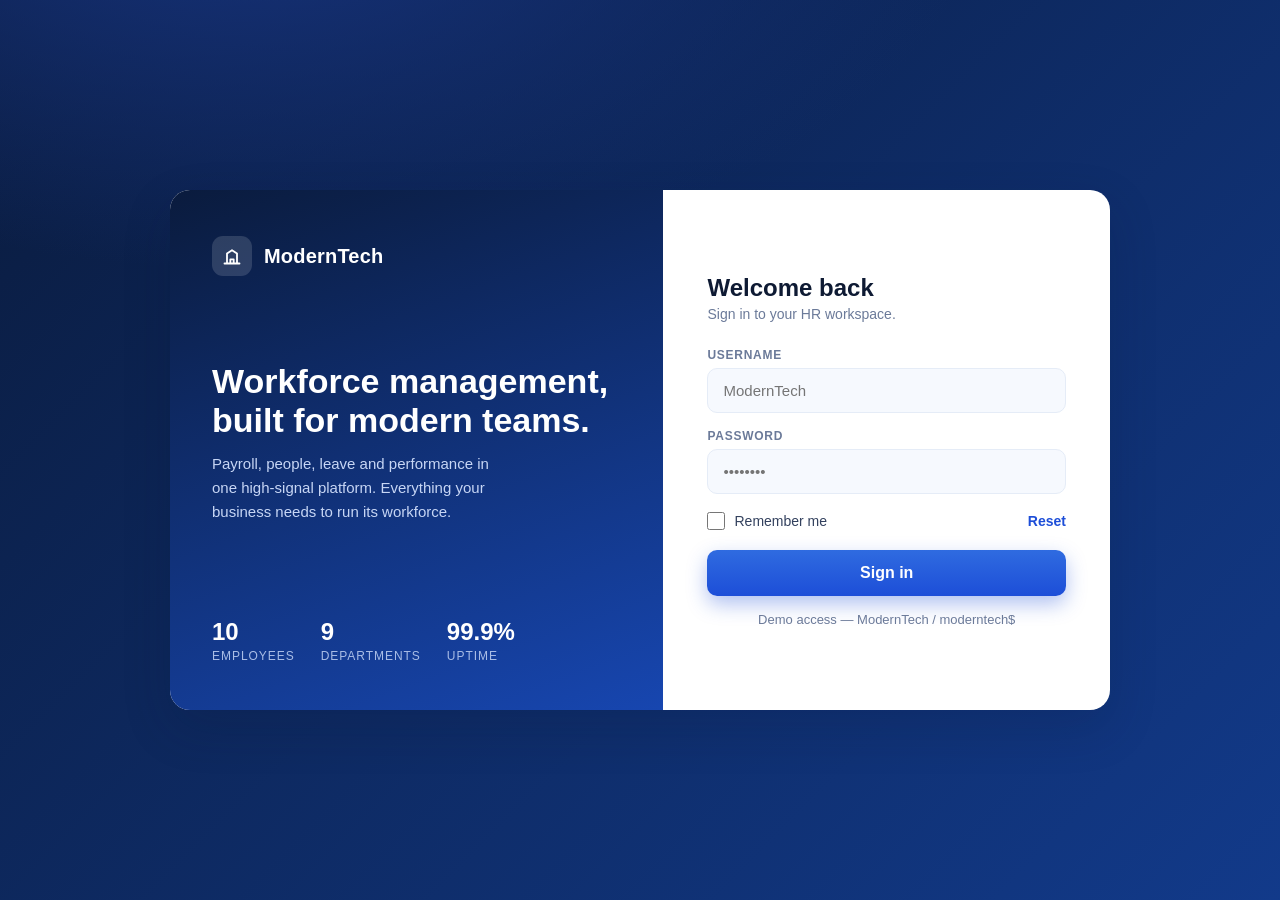
<file: index.html>
<!DOCTYPE html>
<html lang="en">
<head>
<meta charset="UTF-8">
<meta name="viewport" content="width=device-width, initial-scale=1.0">
<title>ModernTech · Sign in</title>

<!-- Bootstrap Icons for hamburger -->
<link rel="stylesheet" href="https://cdn.jsdelivr.net/npm/bootstrap-icons@1.11.3/font/bootstrap-icons.min.css">
<link rel="stylesheet" href="css/style.css">

<script>
try{document.documentElement.setAttribute("data-theme",localStorage.getItem("mt-theme")||"light");}catch(e){}
</script>

</head>
<body>
<section id="login" style="display:grid">
  <div class="login-shell">
    <div class="login-brand">
      <div class="mark">
        <span class="logo-dot"><svg width="20" height="20" viewBox="0 0 24 24" fill="none" stroke="#fff" stroke-width="2.2" stroke-linecap="round" stroke-linejoin="round"><path d="M3 21h18M6 21V9l6-4 6 4v12M10 21v-5h4v5"/></svg></span>
        ModernTech
      </div>
      <div>
        <h1>Workforce management, built for modern teams.</h1>
        <p>Payroll, people, leave and performance in one high-signal platform. Everything your business needs to run its workforce.</p>
      </div>
      <div class="stats">
        <div><b>10</b><span>Employees</span></div>
        <div><b>9</b><span>Departments</span></div>
        <div><b>99.9%</b><span>Uptime</span></div>
      </div>
    </div>
    <div class="login-form">
      <h2>Welcome back</h2>
      <p class="sub">Sign in to your HR workspace.</p>
      <div id="loginError" class="login-error hidden"></div>
      <label class="lbl">Username</label>
      <input id="username" class="field" placeholder="ModernTech" autocomplete="username">
      <label class="lbl">Password</label>
      <input id="password" class="field" type="password" placeholder="••••••••" autocomplete="current-password">
      <div class="login-row">
        <label class="remember"><input type="checkbox" id="remember"> Remember me</label>
        <button class="link-btn" id="resetBtn">Reset</button>
      </div>
      <button class="primary-btn" id="loginBtn">Sign in</button>
      <p class="login-hint">Demo access — ModernTech / moderntech$ </p>
    </div>
  </div>
</section>

<script> 
(function(){
  const AUTH = { username:"ModernTech", password:"moderntech$" };
  const $ = id => document.getElementById(id);
  function doLogin(){
    const u=$("username").value.trim(), p=$("password").value, err=$("loginError");
    if(!u||!p){ err.textContent="Enter both a username and password to continue."; err.classList.remove("hidden"); return; }
    if(u===AUTH.username && p===AUTH.password){
      try{ localStorage.setItem("mt-auth","1"); }catch(e){}
      location.href="dashboard.html";
    }else{
      err.textContent="Incorrect username or password. Try the demo account below.";
      err.classList.remove("hidden");
    }
  }
  $("loginBtn").addEventListener("click", doLogin);
  $("password").addEventListener("keydown", e=>{ if(e.key==="Enter") doLogin(); });
  $("username").addEventListener("keydown", e=>{ if(e.key==="Enter") $("password").focus(); });
  $("resetBtn").addEventListener("click", ()=>{ $("username").value=""; $("password").value=""; $("remember").checked=false; $("loginError").classList.add("hidden"); });
})();
</script>
</body>
</html>
</file>
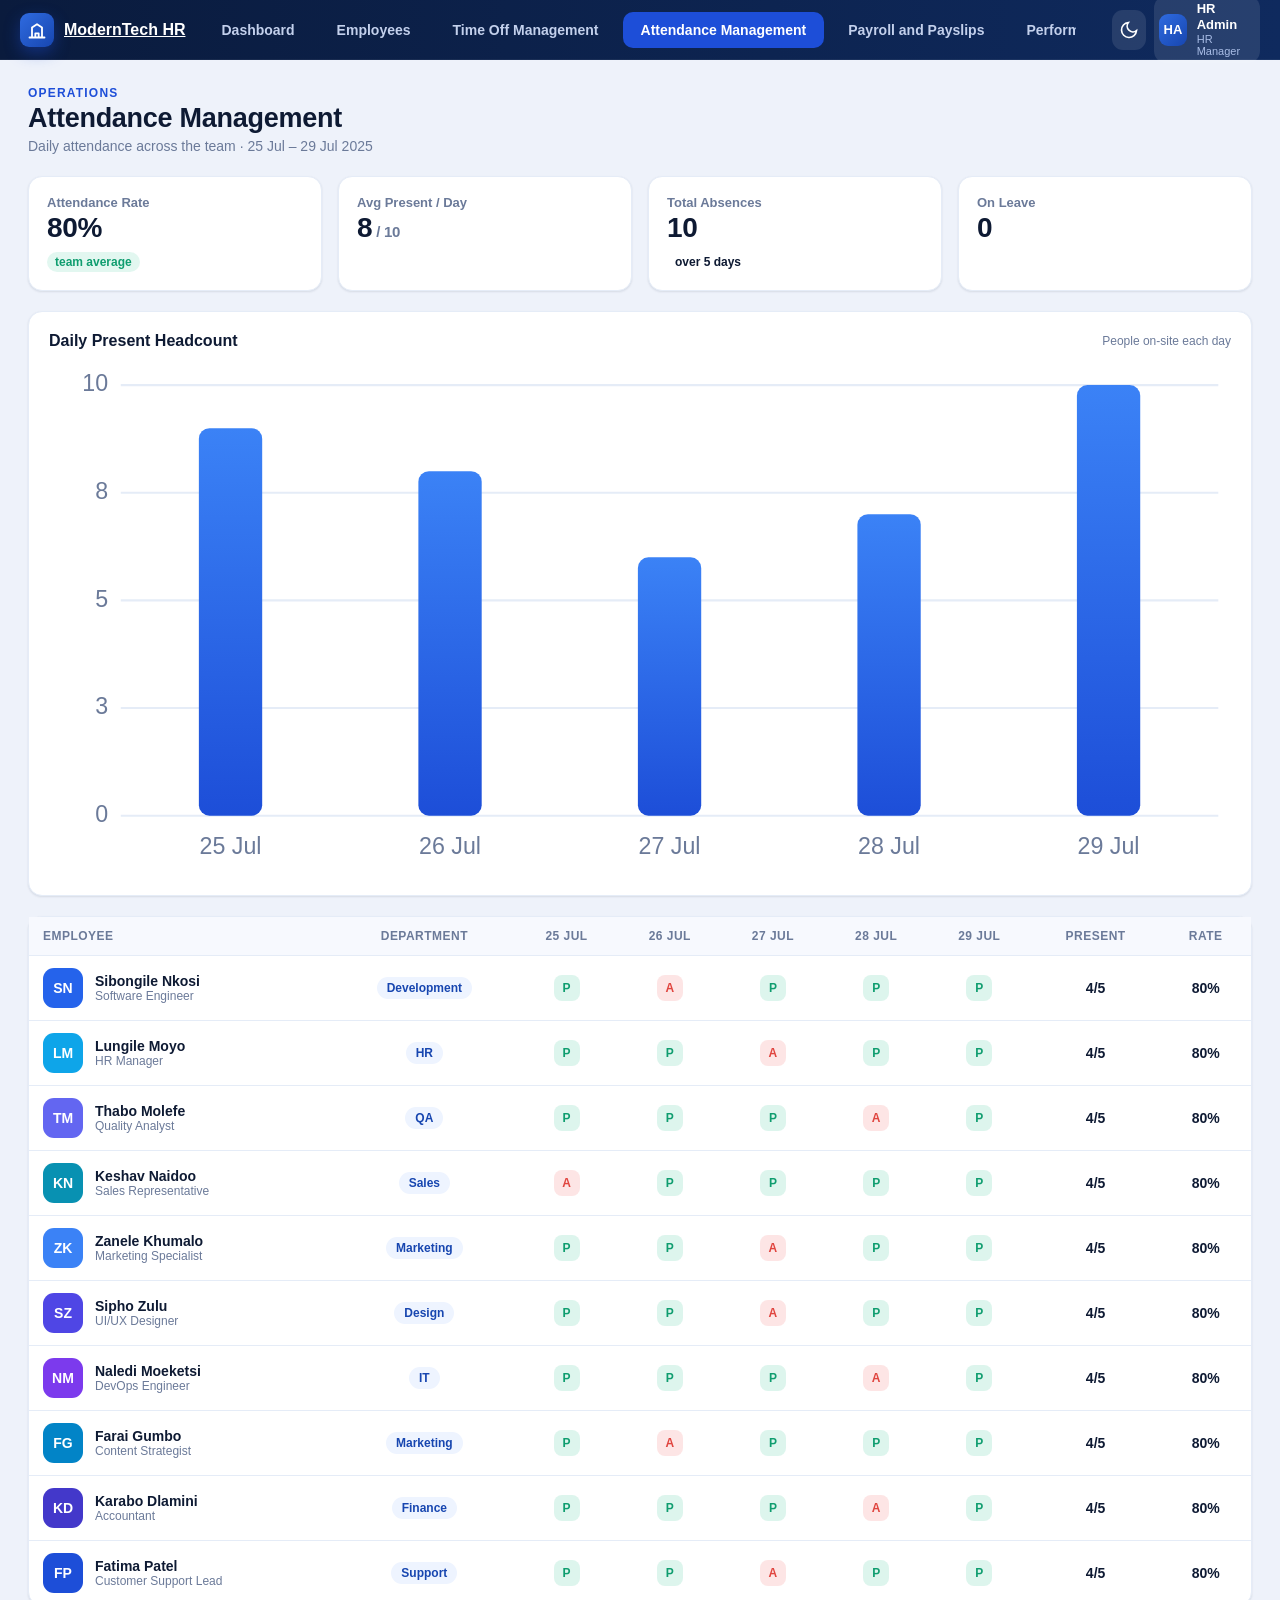
<file: attendance.html>
<!DOCTYPE html>
<html lang="en">
<head>
<meta charset="UTF-8">
<meta name="viewport" content="width=device-width, initial-scale=1.0">
<title>ModernTech · Attendance Management</title>

<!-- Bootstrap Icons for hamburger -->
<link rel="stylesheet" href="https://cdn.jsdelivr.net/npm/bootstrap-icons@1.11.3/font/bootstrap-icons.min.css">
<link rel="stylesheet" href="css/style.css">

<script>try{document.documentElement.setAttribute("data-theme",localStorage.getItem("mt-theme")||"light");}catch(e){}</script>
</head>
<body data-page="attendance">
<div id="app"><div class="layout">
  <aside class="sidebar" id="sidebar"></aside>
  <div class="scrim" id="scrim"></div>
  <div class="col">
    <header class="topbar" id="topbar"></header>
    <main class="main" id="main"></main>
  </div>
</div></div>
<div class="modal-bg" id="modalBg"><div class="modal" id="modal"></div></div>
<div class="toast" id="toast"></div>
<script src="javascript/attendance.js"></script>
</body>
</html>
</file>
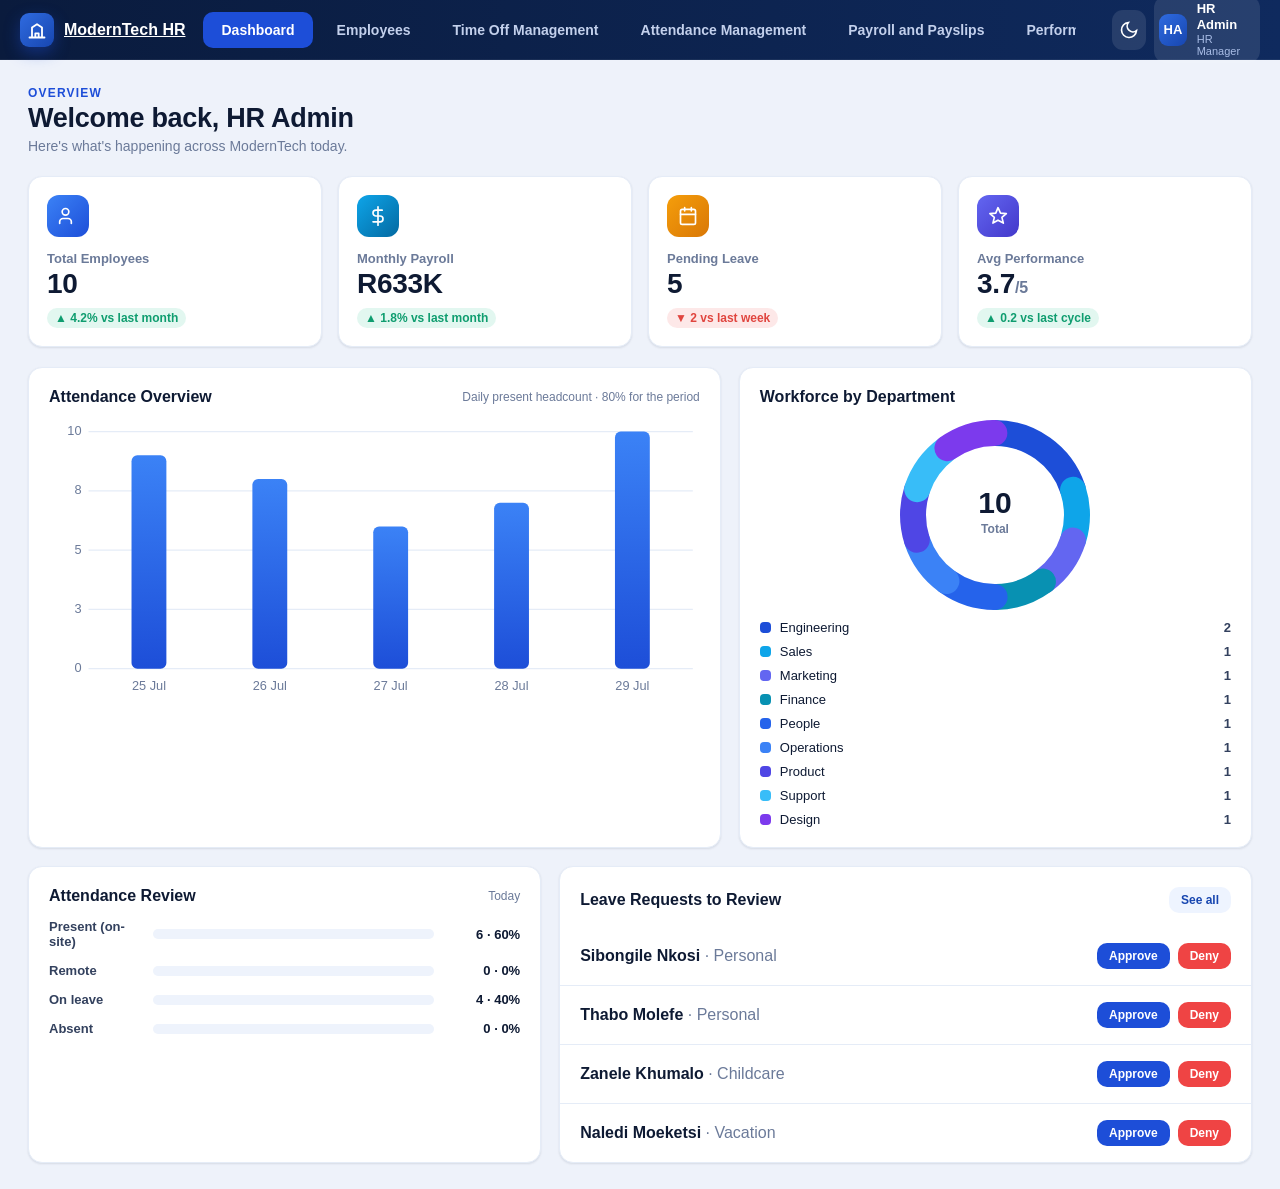
<file: dashboard.html>
<!DOCTYPE html>
<html lang="en">
<head>
<meta charset="UTF-8">
<meta name="viewport" content="width=device-width, initial-scale=1.0">
<title>ModernTech · Dashboard</title>

<!-- Bootstrap Icons for hamburger -->
<link rel="stylesheet" href="https://cdn.jsdelivr.net/npm/bootstrap-icons@1.11.3/font/bootstrap-icons.min.css">
<link rel="stylesheet" href="css/style.css">

<script>try{document.documentElement.setAttribute("data-theme",localStorage.getItem("mt-theme")||"light");}catch(e){}</script>
</head>
<body data-page="dashboard">
<div id="app"><div class="layout">
  <aside class="sidebar" id="sidebar"></aside>
  <div class="scrim" id="scrim"></div>
  <div class="col">
    <header class="topbar" id="topbar"></header>
    <main class="main" id="main"></main>
  </div>
</div></div>
<div class="modal-bg" id="modalBg"><div class="modal" id="modal"></div></div>
<div class="toast" id="toast"></div>
<script src="javascript/dashboard.js "></script>
</body>
</html>
</file>
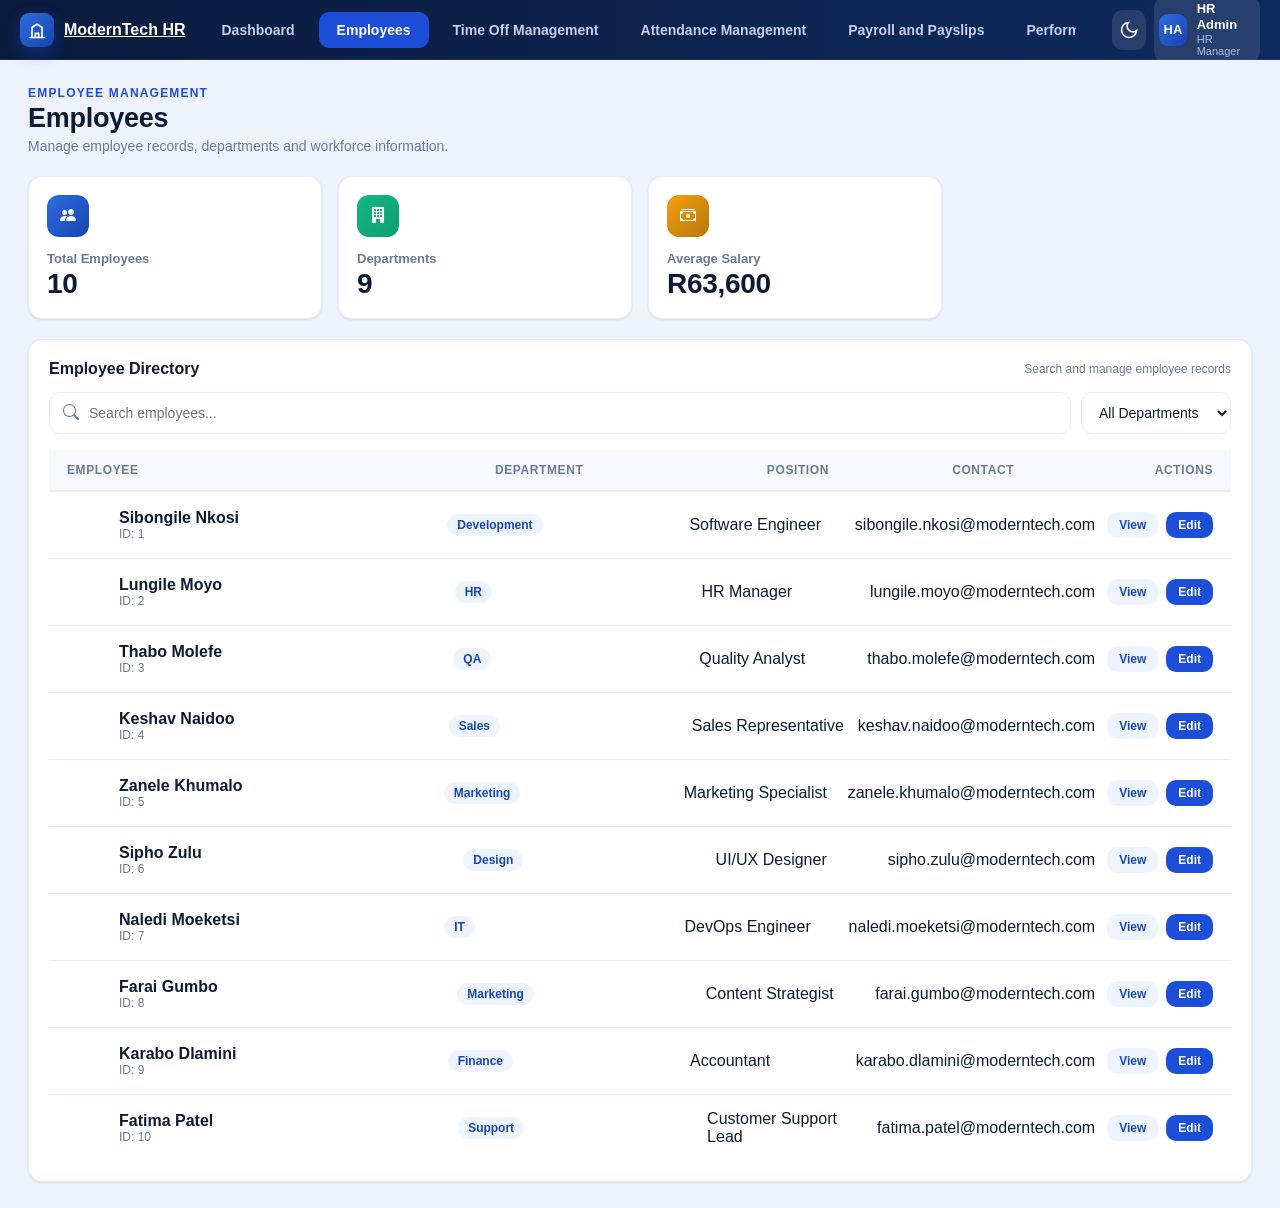
<file: employees.html>
<!DOCTYPE html>

<html lang="en">
<head>
<meta charset="UTF-8">
<meta name="viewport" content="width=device-width, initial-scale=1.0">

<title>ModernTech · Employee Management</title>

<!-- Bootstrap Icons -->

<link rel="stylesheet" href="https://cdn.jsdelivr.net/npm/bootstrap-icons@1.11.3/font/bootstrap-icons.min.css">

<!-- Shared Stylesheet -->

<link rel="stylesheet" href="css/style.css">

<!-- Load Saved Theme Before Page Renders -->

<script>
try {
    document.documentElement.setAttribute(
        "data-theme",
        localStorage.getItem("mt-theme") || "light"
    );
} catch (e) {}
</script>

</head>

<body data-page="employees">

<!-- ==================================================
     APPLICATION LAYOUT
     Matches Attendance Page Structure
================================================== -->

<div id="app">


<div class="layout">

    <!-- Sidebar Placeholder -->
    <aside
        class="sidebar"
        id="sidebar">
    </aside>

    <!-- Mobile Overlay -->
    <div
        class="scrim"
        id="scrim">
    </div>

    <!-- Main Column -->
    <div class="col">

        <!-- Dynamic Navigation -->
        <header
            class="topbar"
            id="topbar">
        </header>

        <!-- Dynamic Employee Content -->
        <main
            class="main"
            id="main">
        </main>

    </div>

</div>


</div>

<!-- ==================================================
     EMPLOYEE DETAILS MODAL
================================================== -->

<div
    class="modal-bg"
    id="employeeModal">


<div class="modal">

    <div class="mhead">

        Employee Details

        <button
            id="closeModal"
            type="button">

            &times;

        </button>

    </div>

    <div
        class="mbody"
        id="modalContent">
    </div>

</div>


</div>

<!-- ==================================================
     EDIT EMPLOYEE MODAL
================================================== -->

<div
    class="modal-bg"
    id="editModal">


<div class="modal">

    <div class="mhead">

        Edit Employee

        <button
            id="closeEditModal"
            type="button">

            &times;

        </button>

    </div>

    <div class="mbody">

        <label>Name</label>

        <input
            type="text"
            id="editName"
            class="field">

        <label>Position</label>

        <input
            type="text"
            id="editPosition"
            class="field">

        <label>Department</label>

        <input
            type="text"
            id="editDepartment"
            class="field">

        <label>Contact</label>

        <input
            type="text"
            id="editContact"
            class="field">

        <label>Salary</label>

        <input
            type="number"
            id="editSalary"
            class="field">

    </div>

    <div class="mfoot">

        <button
            id="saveEmployeeBtn"
            class="btn"
            type="button">

            Save Changes

        </button>

    </div>

</div>


</div>

<!-- ==================================================
     TOAST NOTIFICATION
================================================== -->

<div
    class="toast"
    id="toast">
</div>

<!-- ==================================================
     EMPLOYEES PAGE SCRIPT
================================================== -->

<script src="javascript/employees.js"></script>

</body>
</html>
</file>
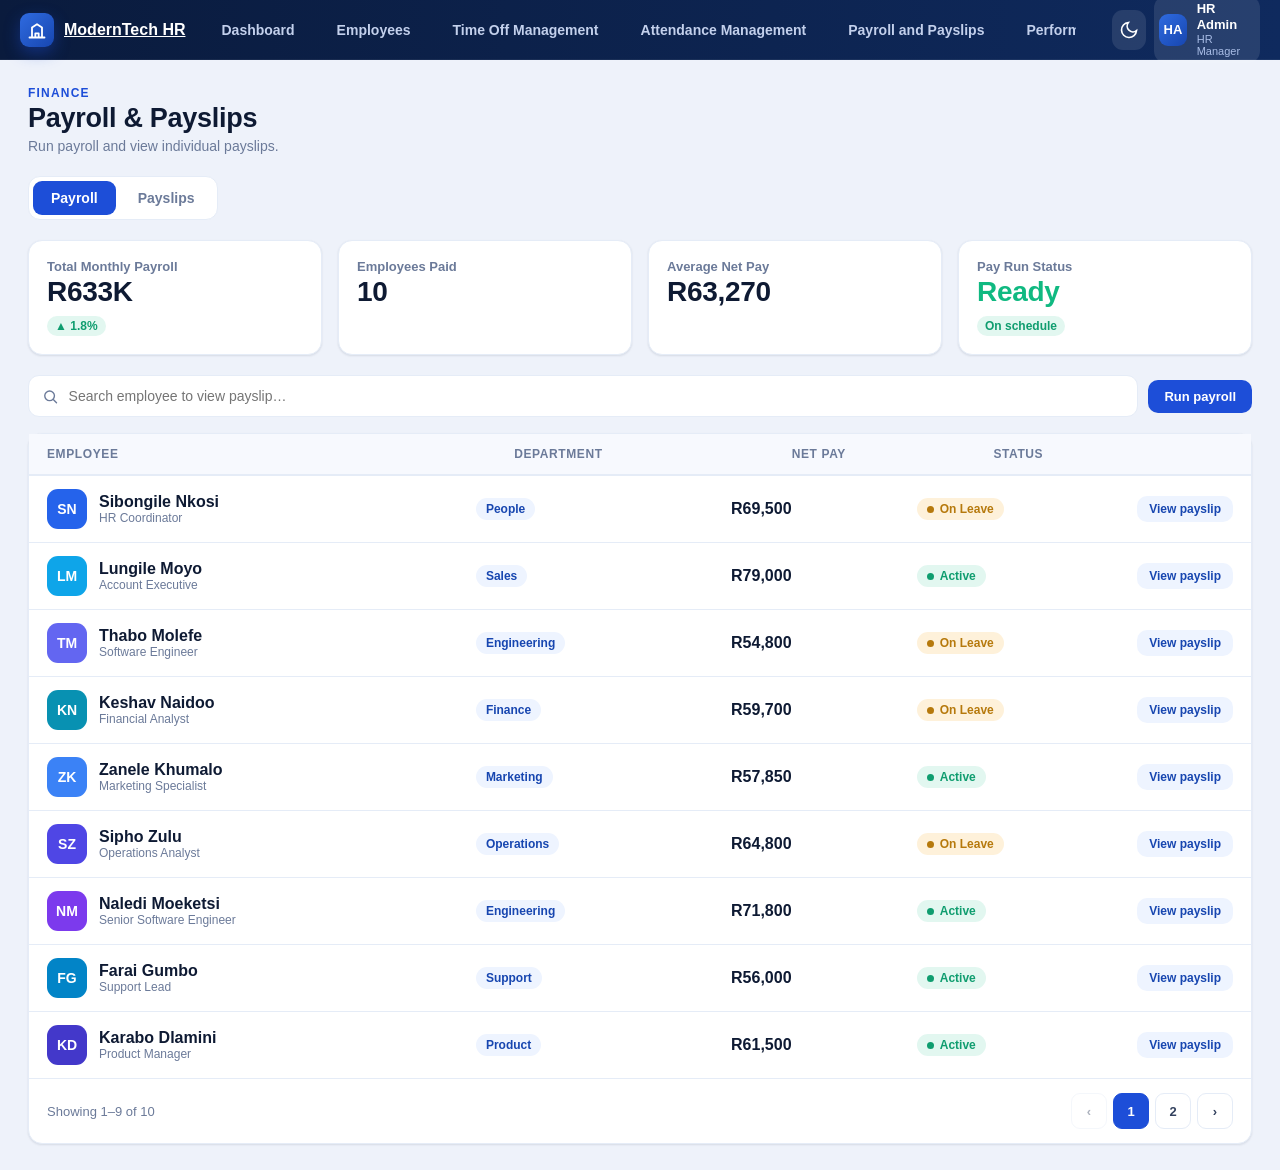
<file: payroll_payslips.html>
<!DOCTYPE html>
<html lang="en">
<head>
<meta charset="UTF-8">
<meta name="viewport" content="width=device-width, initial-scale=1.0">
<title>ModernTech · Payroll and Payslips</title>

<!-- Bootstrap Icons for hamburger -->
<link rel="stylesheet" href="https://cdn.jsdelivr.net/npm/bootstrap-icons@1.11.3/font/bootstrap-icons.min.css">
<link rel="stylesheet" href="css/style.css">

<script>try{document.documentElement.setAttribute("data-theme",localStorage.getItem("mt-theme")||"light");}catch(e){}</script>
</head>
<body data-page="payroll">
<div id="app"><div class="layout">
  <aside class="sidebar" id="sidebar"></aside>
  <div class="scrim" id="scrim"></div>
  <div class="col">
    <header class="topbar" id="topbar"></header>
    <main class="main" id="main"></main>
  </div>
</div></div>
<div class="modal-bg" id="modalBg"><div class="modal" id="modal"></div></div>
<div class="toast" id="toast"></div>
<script src="javascript/payroll_payslips.js"></script>
</body>
</html>
</file>
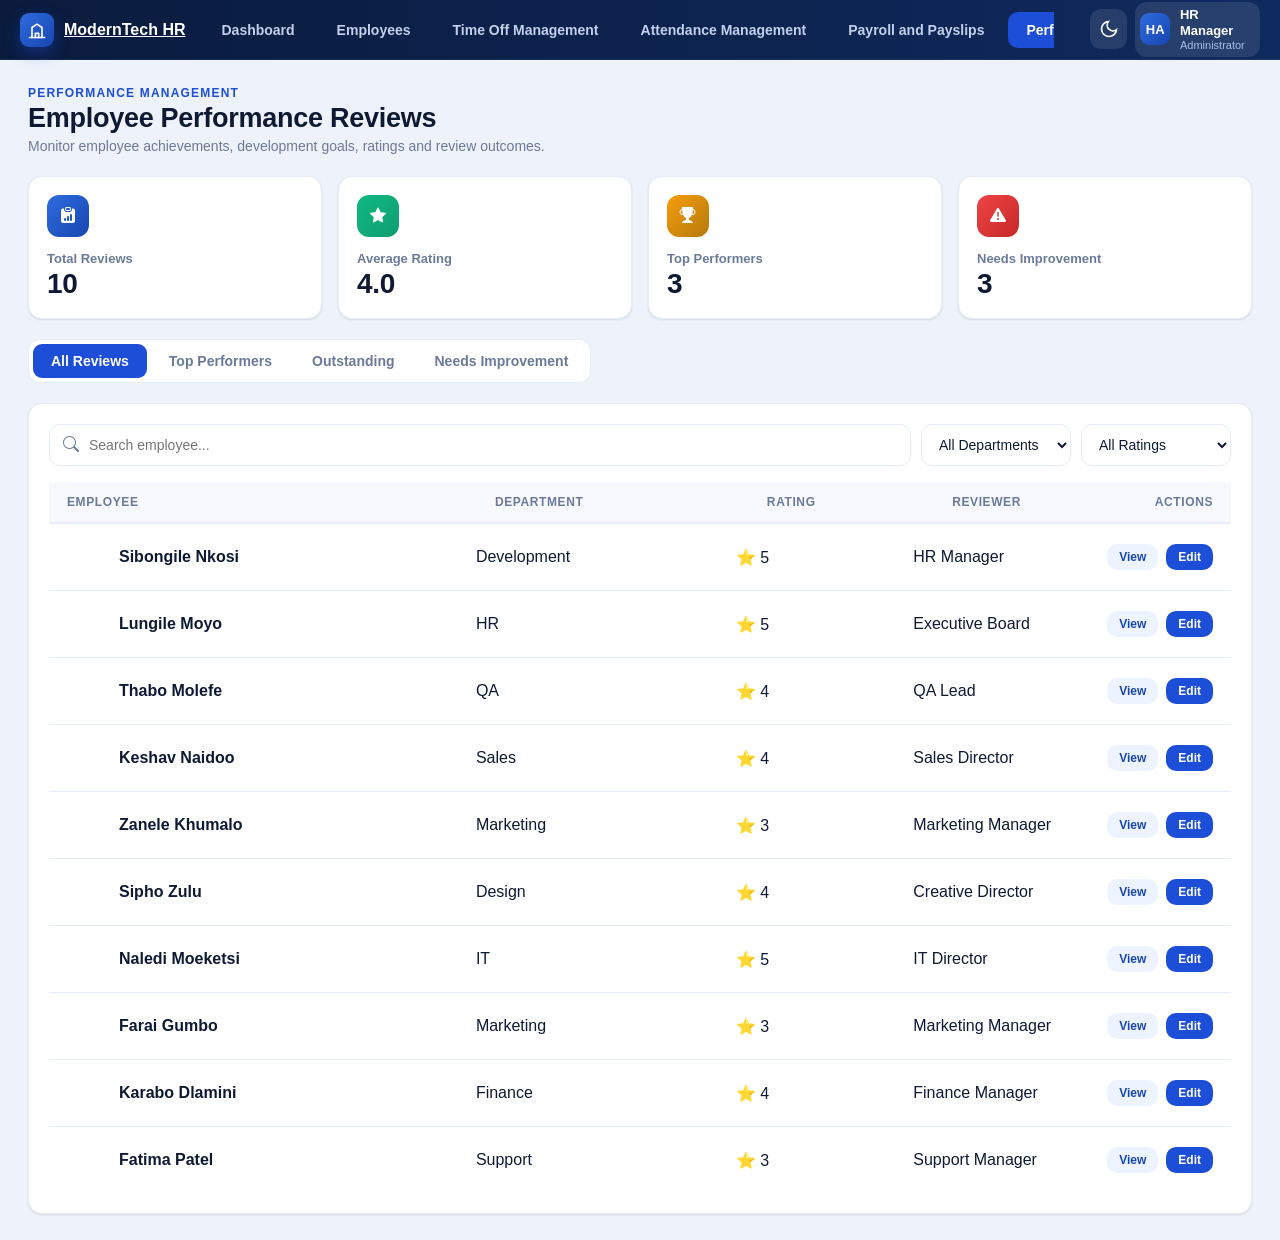
<file: performance_review.html>
<!DOCTYPE html>
<html lang="en">
<head>
<meta charset="UTF-8">
<meta name="viewport" content="width=device-width, initial-scale=1.0">

<title>ModernTech · Performance Reviews</title>

<link
    rel="stylesheet"
    href="https://cdn.jsdelivr.net/npm/bootstrap-icons@1.11.3/font/bootstrap-icons.min.css">

<link rel="stylesheet" href="css/style.css">

<script>
try{
    document.documentElement.setAttribute(
        "data-theme",
        localStorage.getItem("mt-theme") || "light"
    );
}catch(e){}
</script>

</head>

<body data-page="performance_review">

<div id="app">

    <div class="layout">

        <!-- SIDEBAR -->
        <aside
            class="sidebar"
            id="sidebar">
        </aside>

        <!-- MOBILE SCRIM -->
        <div
            class="scrim"
            id="scrim">
        </div>

        <div class="col">

            <!-- TOPBAR -->
            <header
                class="topbar"
                id="topbar">
            </header>

            <!-- MAIN CONTENT
                 Generated entirely by JavaScript -->
            <main
                class="main"
                id="main">
            </main>

        </div>

    </div>

</div>

<!-- REVIEW DETAILS MODAL -->

<div
    id="reviewModal"
    class="modal-bg">

    <div class="modal">

        <div class="mhead">

            Performance Review Details

            <button id="closeModal">
                <i class="bi bi-x-lg"></i>
            </button>

        </div>

        <div
            class="mbody"
            id="modalContent">
        </div>

    </div>

</div>

<!-- EDIT REVIEW MODAL -->

<div
    id="editModal"
    class="modal-bg">

    <div class="modal">

        <div class="mhead">

            Edit Review

            <button id="closeEditModal">
                <i class="bi bi-x-lg"></i>
            </button>

        </div>

        <div class="mbody">

            <label>
                Rating
            </label>

            <select
                id="editRating"
                class="field">

                <option value="1">1</option>
                <option value="2">2</option>
                <option value="3">3</option>
                <option value="4">4</option>
                <option value="5">5</option>

            </select>

            <label>
                Strengths
            </label>

            <textarea
                id="editStrengths"
                class="field">
            </textarea>

            <label>
                Areas For Improvement
            </label>

            <textarea
                id="editImprovements"
                class="field">
            </textarea>

            <label>
                Development Goals
            </label>

            <textarea
                id="editGoals"
                class="field">
            </textarea>

            <label>
                Manager Comments
            </label>

            <textarea
                id="editComments"
                class="field">
            </textarea>

        </div>

        <div class="mfoot">

            <button
                id="saveReviewBtn"
                class="btn">

                Save Changes

            </button>

        </div>

    </div>

</div>

<script src="javascript/performance_review.js"></script>

</body>
</html>
</file>
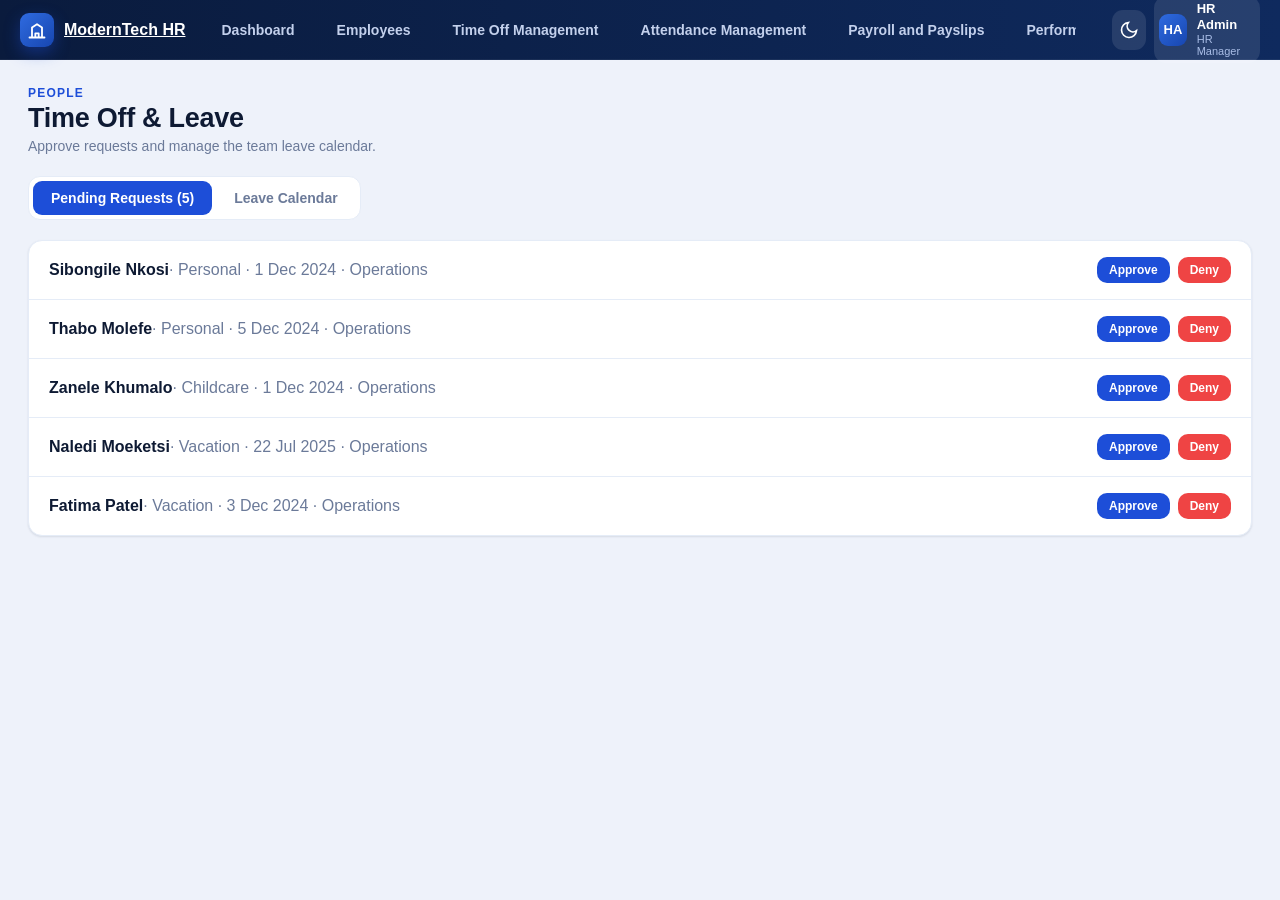
<file: time_off.html>
<!DOCTYPE html>
<html lang="en">
<head>
<meta charset="UTF-8">
<meta name="viewport" content="width=device-width, initial-scale=1.0">
<title>ModernTech · Time Off Management</title>

<!-- Bootstrap Icons for hamburger -->
<link rel="stylesheet" href="https://cdn.jsdelivr.net/npm/bootstrap-icons@1.11.3/font/bootstrap-icons.min.css">

<link rel="stylesheet" href="css/style.css">

<script>
try{document.documentElement.setAttribute("data-theme",localStorage.getItem("mt-theme")||"light");}catch(e){}
</script>
</head>

<body data-page="timeoff">
<div id="app"><div class="layout">
  <aside class="sidebar" id="sidebar"></aside>
  <div class="scrim" id="scrim"></div>
  <div class="col">
    <header class="topbar" id="topbar"></header>
    <main class="main" id="main"></main>
  </div>
</div></div>
<div class="modal-bg" id="modalBg"><div class="modal" id="modal"></div></div>
<div class="toast" id="toast"></div>

<script src="javascript/time_off.js"></script>
</body>
</html>
</file>
<file: css/style.css>
/* MODERNTECH HR — main stylesheet
   Contains the full design system for all pages */

/* ROOT VARIABLES & THEMING */ 

:root {
  /* Brand colors */
  --navy-900: #0a1b3d;
  --navy-800: #0f2a5e;
  --navy-700: #14356f;
  --blue-700: #1746b0;
  --blue-600: #1d4ed8;
  --blue-500: #2f6be0;
  --blue-400: #5b8def;
  --blue-100: #dbe6ff;
  --blue-50: #eef4ff;

  /* Surface colors */
  --bg: #eef2fa;
  --panel: #ffffff;
  --panel-2: #f7f9fe;
  --elev: #eef3fc;
  --hover: #f2f6ff;
  --field-bg: #f6f9fe;
  --line: #e5ecf7;

  /* Text colors */
  --ink: #0e1a33;
  --ink-2: #33415e;
  --muted: #6b7a99;

  /* Status colors */
  --ok: #10b981;
  --warn: #f59e0b;
  --danger: #ef4444;
  --info: #0ea5e9;

  /* Effects */
  --ring: 0 0 0 3px rgba(29, 78, 216, 0.28);
  --shadow-sm:
    0 1px 2px rgba(13, 30, 66, 0.06), 0 1px 3px rgba(13, 30, 66, 0.05);
  --shadow: 0 6px 22px rgba(15, 42, 94, 0.1);
  --shadow-lg: 0 18px 48px rgba(10, 27, 61, 0.2);
  --r: 14px;
}

/* Dark theme overrides */
[data-theme="dark"] {
  --bg: #070d1c;
  --panel: #0f1a30;
  --panel-2: #0c1526;
  --elev: #16233d;
  --hover: #17243e;
  --field-bg: #0c1526;
  --line: #1e2c47;
  --ink: #e8eefb;
  --ink-2: #b9c6df;
  --muted: #8595b4;
  --blue-50: #16233d;
  --blue-100: #1c2c4c;
  --shadow: 0 10px 30px rgba(0, 0, 0, 0.5);
  --shadow-lg: 0 18px 48px rgba(0, 0, 0, 0.6);
}

/* 2. RESET & BASE STYLES */

* {
  box-sizing: border-box;
  margin: 0;
  padding: 0;
}

html {
  -webkit-text-size-adjust: 100%;
}

body {
  font-family: -apple-system, "Segoe UI", Roboto, Helvetica, Arial, sans-serif;
  background: var(--bg);
  color: var(--ink);
  min-height: 100vh;
  -webkit-font-smoothing: antialiased;
}

button {
  font-family: inherit;
  cursor: pointer;
  border: none;
  background: none;
}

a {
  color: inherit;
}

:focus-visible {
  outline: none;
  box-shadow: var(--ring);
  border-radius: 8px;
}

.hidden {
  display: none !important;
}

/* Custom scrollbar */
::-webkit-scrollbar {
  width: 10px;
  height: 10px;
}

::-webkit-scrollbar-thumb {
  background: rgba(107, 122, 153, 0.35);
  border-radius: 8px;
  border: 2px solid transparent;
  background-clip: content-box;
}

/* Accessibility: reduce motion */
@media (prefers-reduced-motion: reduce) {
  * {
    animation: none !important;
    transition: none !important;
  }
}

/* 3. LOGIN PAGE STYLES */

#login {
  min-height: 100vh;
  display: grid;
  place-items: center;
  padding: 24px;
  background:
    radial-gradient(1200px 600px at 20% -10%, #16327a 0%, transparent 60%),
    linear-gradient(135deg, #0a1b3d, #123a8a);
}

/* Login card container - two column layout */
.login-shell {
  width: 100%;
  max-width: 940px;
  display: grid;
  grid-template-columns: 1.05fr 0.95fr;
  background: var(--panel);
  border-radius: 20px;
  overflow: hidden;
  box-shadow: var(--shadow-lg);
}

/* Left side - brand section with gradient background */
.login-brand {
  background: linear-gradient(160deg, #0a1b3d, #1746b0);
  color: #fff;
  padding: 46px 42px;
  display: flex;
  flex-direction: column;
  justify-content: space-between;
  min-height: 520px;
}

.login-brand .mark {
  display: flex;
  align-items: center;
  gap: 12px;
  font-weight: 800;
  font-size: 20px;
  letter-spacing: 0.2px;
}

.login-brand .logo-dot {
  width: 40px;
  height: 40px;
  border-radius: 11px;
  background: rgba(255, 255, 255, 0.14);
  display: grid;
  place-items: center;
}

.login-brand h1 {
  font-size: 34px;
  line-height: 1.15;
  font-weight: 800;
  margin: 0 0 12px;
}

.login-brand p {
  color: #c7d6f5;
  font-size: 15px;
  line-height: 1.6;
  max-width: 34ch;
}

.login-brand .stats {
  display: flex;
  gap: 26px;
  margin-top: 8px;
}

.login-brand .stats div b {
  display: block;
  font-size: 24px;
  font-weight: 800;
}

.login-brand .stats div span {
  color: #a9bde6;
  font-size: 12px;
  text-transform: uppercase;
  letter-spacing: 0.08em;
}

/* Right side - login form */
.login-form {
  padding: 46px 44px;
  display: flex;
  flex-direction: column;
  justify-content: center;
}

.login-form h2 {
  font-size: 24px;
  font-weight: 800;
  margin-bottom: 4px;
}

.login-form .sub {
  color: var(--muted);
  margin-bottom: 26px;
  font-size: 14px;
}

/* Form labels */
.lbl {
  font-size: 12px;
  font-weight: 700;
  letter-spacing: 0.06em;
  text-transform: uppercase;
  color: var(--muted);
  margin-bottom: 6px;
  display: block;
}

/* Form inputs */
.field {
  width: 100%;
  padding: 13px 15px;
  border: 1px solid var(--line);
  border-radius: 10px;
  font-size: 15px;
  background: var(--field-bg);
  color: var(--ink);
  margin-bottom: 16px;
  transition:
    border-color 0.15s,
    box-shadow 0.15s;
}

.field:focus {
  border-color: var(--blue-500);
  box-shadow: var(--ring);
}

textarea.field {
  resize: vertical;
  min-height: 92px;
  font-family: inherit;
}

.login-row {
  display: flex;
  align-items: center;
  justify-content: space-between;
  margin: 2px 0 20px;
}

.remember {
  display: flex;
  align-items: center;
  gap: 9px;
  font-size: 14px;
  color: var(--ink-2);
}

.remember input {
  width: 18px;
  height: 18px;
  accent-color: var(--blue-600);
}

.link-btn {
  color: var(--blue-600);
  font-weight: 700;
  font-size: 14px;
}

.primary-btn {
  width: 100%;
  background: linear-gradient(180deg, var(--blue-500), var(--blue-600));
  color: #fff;
  font-size: 16px;
  font-weight: 700;
  padding: 14px;
  border-radius: 10px;
  box-shadow: 0 8px 20px rgba(29, 78, 216, 0.35);
  transition:
    filter 0.15s,
    transform 0.05s;
}

.primary-btn:hover {
  filter: brightness(1.05);
}

.primary-btn:active {
  transform: translateY(1px);
}

.login-hint {
  text-align: center;
  color: var(--muted);
  margin-top: 16px;
  font-size: 13px;
}

.login-error {
  background: #fdecec;
  color: #b3261e;
  border: 1px solid #f6cccc;
  padding: 10px 14px;
  border-radius: 10px;
  margin-bottom: 14px;
  font-size: 13px;
}

/* Mobile responsive for login */
@media (max-width: 800px) {
  .login-shell {
    grid-template-columns: 1fr;
    max-width: 460px;
  }
  .login-brand {
    min-height: auto;
    padding: 34px;
  }
  .login-brand .stats {
    display: none;
  }
}

/* 4. APP SHELL — LAYOUT & SIDEBAR */

#app {
  display: block;
  min-height: 100vh;
}

.layout {
  display: flex;
  min-height: 100vh;
}

/* Left sidebar navigation */
.sidebar {
  width: 256px;
  flex-shrink: 0;
  background: linear-gradient(185deg, var(--navy-900), var(--navy-800));
  color: #e8eefc;
  display: flex;
  flex-direction: column;
  position: sticky;
  top: 0;
  height: 100vh;
}

.side-head {
  padding: 22px 20px 16px;
  display: flex;
  align-items: center;
  gap: 12px;
}

.side-head .logo-dot {
  width: 38px;
  height: 38px;
  border-radius: 11px;
  background: linear-gradient(135deg, var(--blue-500), var(--blue-700));
  display: grid;
  place-items: center;
  box-shadow: 0 6px 16px rgba(29, 78, 216, 0.5);
}

.side-head .wm {
  font-weight: 800;
  font-size: 16px;
  line-height: 1.1;
}

.side-head .wm span {
  display: block;
  font-size: 11px;
  font-weight: 600;
  color: #8fa6d6;
  letter-spacing: 0.06em;
}

.nav-scroll {
  flex: 1;
  overflow-y: auto;
  padding: 6px 12px 12px;
}

.nav-group {
  font-size: 11px;
  font-weight: 700;
  letter-spacing: 0.12em;
  color: #6f86bb;
  padding: 16px 12px 6px;
}

.nav-item {
  display: flex;
  align-items: center;
  gap: 12px;
  padding: 11px 12px;
  border-radius: 11px;
  color: #c3d0ec;
  font-size: 14px;
  font-weight: 600;
  width: 100%;
  text-align: left;
  margin-bottom: 3px;
  position: relative;
  transition:
    background 0.14s,
    color 0.14s;
  text-decoration: none;
}

.nav-item svg {
  width: 19px;
  height: 19px;
  flex-shrink: 0;
}

.nav-item:hover {
  background: rgba(255, 255, 255, 0.06);
  color: #fff;
}

.nav-item.active {
  background: linear-gradient(
    90deg,
    rgba(47, 107, 224, 0.28),
    rgba(47, 107, 224, 0.1)
  );
  color: #fff;
}

/* Active indicator bar on left */
.nav-item.active::before {
  content: "";
  position: absolute;
  left: -12px;
  top: 8px;
  bottom: 8px;
  width: 4px;
  border-radius: 0 4px 4px 0;
  background: var(--blue-400);
}

/* Sidebar footer with user info */
.side-foot {
  padding: 14px;
  border-top: 1px solid rgba(255, 255, 255, 0.08);
}

.side-user {
  display: flex;
  align-items: center;
  gap: 11px;
  padding: 8px;
  border-radius: 12px;
}

.side-user .av {
  width: 38px;
  height: 38px;
  border-radius: 10px;
  background: linear-gradient(135deg, var(--blue-500), var(--blue-700));
  display: grid;
  place-items: center;
  font-weight: 800;
  color: #fff;
  font-size: 14px;
}

.side-user .nm {
  font-size: 13px;
  font-weight: 700;
  line-height: 1.2;
}

.side-user .nm span {
  display: block;
  font-size: 11px;
  color: #8fa6d6;
  font-weight: 500;
}

/*
   5. TOP NAVIGATION BAR */

/* Main content column */
.col {
  flex: 1;
  min-width: 0;
  display: flex;
  flex-direction: column;
}

/* Topbar - sticky header */
.topbar {
  height: 66px;
  background: var(--panel);
  border-bottom: 1px solid var(--line);
  display: flex;
  align-items: center;
  gap: 14px;
  padding: 0 22px;
  position: sticky;
  top: 0;
  z-index: 40;
}

/* Hamburger button for mobile (hidden on desktop) */
.ham {
  display: none;
  width: 40px;
  height: 40px;
  border-radius: 10px;
  color: var(--ink);
  align-items: center;
  justify-content: center;
}

.ham:hover {
  background: var(--hover);
}

.top-spacer {
  flex: 1;
}

/* Right side icons */
.top-icons {
  display: flex;
  align-items: center;
  gap: 8px;
}

.icon-btn {
  position: relative;
  width: 40px;
  height: 40px;
  border-radius: 11px;
  background: var(--blue-50);
  color: var(--blue-700);
  display: grid;
  place-items: center;
  transition: background 0.14s;
}

.icon-btn:hover {
  background: var(--blue-100);
}

/* Notification badge */
.badge {
  position: absolute;
  top: -2px;
  right: -2px;
  min-width: 17px;
  height: 17px;
  background: var(--danger);
  color: #fff;
  font-size: 10px;
  font-weight: 800;
  border-radius: 9px;
  display: grid;
  place-items: center;
  padding: 0 4px;
  border: 2px solid var(--panel);
}

/* User account button */
.acct {
  display: flex;
  align-items: center;
  gap: 10px;
  padding: 5px 10px 5px 5px;
  border-radius: 12px;
  background: var(--blue-50);
  transition: background 0.14s;
}

.acct:hover {
  background: var(--blue-100);
}

.acct .av {
  width: 32px;
  height: 32px;
  border-radius: 9px;
  background: linear-gradient(135deg, var(--blue-500), var(--blue-700));
  display: grid;
  place-items: center;
  color: #fff;
  font-weight: 800;
  font-size: 13px;
}

.acct .who {
  text-align: left;
  line-height: 1.15;
}

.acct .who b {
  font-size: 13px;
}

.acct .who span {
  display: block;
  font-size: 11px;
  color: var(--muted);
}

/* Hide user name on very small screens */
@media (max-width: 560px) {
  .acct .who {
    display: none;
  }
}

/* 
   6. TOP NAVBAR — MODERN HORIZONTAL VERSION
   */

/* This version replaces the sidebar on wider screens */
.sidebar,
.scrim,
.ham {
  display: none !important;
}

.topbar {
  height: 60px;
  background: linear-gradient(90deg, var(--navy-900), var(--navy-800));
  border-bottom: 1px solid rgba(255, 255, 255, 0.06);
  gap: 18px;
  padding: 0 20px;
}

/* Brand/logo in topbar */
.tb-brand {
  display: flex;
  align-items: center;
  gap: 10px;
  color: #fff;
  font-weight: 800;
  font-size: 16px;
  white-space: nowrap;
}

.tb-logo {
  width: 34px;
  height: 34px;
  border-radius: 9px;
  background: linear-gradient(135deg, var(--blue-500), var(--blue-700));
  display: grid;
  place-items: center;
  flex-shrink: 0;
  box-shadow: 0 6px 16px rgba(29, 78, 216, 0.4);
}

/* Horizontal navigation links */
.topnav {
  display: flex;
  align-items: center;
  gap: 6px;
  overflow-x: auto;
  scrollbar-width: none;
  min-width: 0;
}

.topnav::-webkit-scrollbar {
  display: none;
}

.topnav-item {
  padding: 10px 18px;
  border-radius: 10px;
  color: #c3d0ec;
  font-size: 14px;
  font-weight: 600;
  white-space: nowrap;
  transition:
    background 0.14s,
    color 0.14s;
  text-decoration: none;
}

.topnav-item:hover {
  background: rgba(255, 255, 255, 0.08);
  color: #fff;
}

.topnav-item.active {
  background: var(--blue-600);
  color: #fff;
}

/* Search in topbar */
.topbar .top-search {
  flex: 0 1 240px;
  max-width: 240px;
  background: rgba(255, 255, 255, 0.1);
  border-color: rgba(255, 255, 255, 0.16);
  color: #c9d6f0;
}

.topbar .top-search input {
  color: #fff;
}

.topbar .top-search input::placeholder {
  color: #a9bde6;
}

/* Topbar icon buttons (dark version) */
.topbar .icon-btn {
  background: rgba(255, 255, 255, 0.1);
  color: #fff;
}

.topbar .icon-btn:hover {
  background: rgba(255, 255, 255, 0.2);
}

.topbar .acct {
  background: rgba(255, 255, 255, 0.1);
}

.topbar .acct:hover {
  background: rgba(255, 255, 255, 0.2);
}

.topbar .acct .who b {
  color: #fff;
}

.topbar .acct .who span {
  color: #a9bde6;
}

.badge {
  border-color: var(--navy-900);
}

/* Responsive: hide search and brand name on smaller screens */
@media (max-width: 980px) {
  .topbar .top-search {
    display: none;
  }
  .tb-name {
    display: none;
  }
  .topbar {
    gap: 10px;
    padding: 0 12px;
  }
}

/* 
   7. HAMBURGER MENU (Mobile)
    */

.hamburger-btn {
  display: none !important;
  width: 40px;
  height: 40px;
  border-radius: 10px;
  background: rgba(255, 255, 255, 0.1);
  color: #fff;
  border: none;
  font-size: 24px;
  cursor: pointer;
  transition: background 0.14s;
  align-items: center;
  justify-content: center;
  flex-shrink: 0;
  padding: 0;
  line-height: 1;
}

.hamburger-btn:hover {
  background: rgba(255, 255, 255, 0.2);
}

.hamburger-btn i {
  font-size: 28px;
}

/* Mobile navigation dropdown */
.mobile-nav {
  display: none;
  position: fixed;
  top: 60px;
  left: 0;
  right: 0;
  background: var(--navy-900);
  padding: 12px 20px;
  z-index: 100;
  border-bottom: 1px solid rgba(255, 255, 255, 0.1);
  box-shadow: var(--shadow-lg);
  max-height: calc(100vh - 60px);
  overflow-y: auto;
}

.mobile-nav.open {
  display: block;
}

.mobile-nav-item {
  display: flex;
  align-items: center;
  gap: 12px;
  padding: 12px 16px;
  color: #c3d0ec;
  text-decoration: none;
  border-radius: 10px;
  font-weight: 600;
  font-size: 14px;
  transition: background 0.14s;
}

.mobile-nav-item:hover {
  background: rgba(255, 255, 255, 0.08);
  color: #fff;
}

.mobile-nav-item.active {
  background: var(--blue-600);
  color: #fff;
}

/* Show hamburger on mobile, hide regular nav */
@media (max-width: 768px) {
  .hamburger-btn {
    display: flex !important;
  }

  .topnav {
    display: none !important;
  }

  .tb-name {
    display: none;
  }

  .sidebar {
    display: none !important;
  }
}

/* Sidebar drawer on mobile */
.scrim {
  position: fixed;
  inset: 0;
  background: rgba(6, 13, 28, 0.5);
  z-index: 45;
  display: none;
}

.scrim.show {
  display: block;
}

@media (max-width: 960px) {
  .sidebar {
    position: fixed;
    left: 0;
    top: 0;
    bottom: 0;
    z-index: 50;
    transform: translateX(-100%);
    transition: transform 0.22s ease;
  }
  .sidebar.open {
    transform: translateX(0);
  }
  .ham {
    display: grid;
  }
  .top-search {
    max-width: none;
  }
  .main {
    padding: 18px;
  }
}

/* 
   8. MAIN CONTENT AREA */

.main {
  flex: 1;
  padding: 26px 28px;
  overflow-y: auto;
}

/* Page header with breadcrumb style */
.page-head {
  margin-bottom: 22px;
}

.eyebrow {
  font-size: 12px;
  font-weight: 700;
  letter-spacing: 0.1em;
  text-transform: uppercase;
  color: var(--blue-600);
}

.page-title {
  font-size: 27px;
  font-weight: 800;
  letter-spacing: -0.01em;
  margin-top: 3px;
}

.page-sub {
  color: var(--muted);
  margin-top: 4px;
  font-size: 14px;
}

.detail-head {
  display: flex;
  align-items: center;
  gap: 14px;
  margin-bottom: 20px;
  flex-wrap: wrap;
}

.detail-head .page-title {
  margin: 0;
}

/* 
   9. CARDS, PANELS & KPI CARDS
    */

/* Base card/panel styles */
.card {
  background: var(--panel);
  border: 1px solid var(--line);
  border-radius: var(--r);
  box-shadow: var(--shadow-sm);
}

.panel {
  background: var(--panel);
  border: 1px solid var(--line);
  border-radius: var(--r);
  box-shadow: var(--shadow-sm);
  padding: 20px;
}

.panel-title {
  display: flex;
  align-items: center;
  justify-content: space-between;
  margin-bottom: 14px;
}

.panel-title h3 {
  font-size: 16px;
  font-weight: 700;
}

.panel-title .hint {
  font-size: 12px;
  color: var(--muted);
}

/* KPI metric cards */
.kpis {
  display: grid;
  grid-template-columns: repeat(4, 1fr);
  gap: 16px;
  margin-bottom: 20px;
}

@media (max-width: 1050px) {
  .kpis {
    grid-template-columns: repeat(2, 1fr);
  }
}

@media (max-width: 520px) {
  .kpis {
    grid-template-columns: 1fr;
  }
}

.kpi {
  background: var(--panel);
  border: 1px solid var(--line);
  border-radius: var(--r);
  padding: 18px;
  box-shadow: var(--shadow-sm);
  position: relative;
  overflow: hidden;
}

.kpi .kico {
  width: 42px;
  height: 42px;
  border-radius: 12px;
  display: grid;
  place-items: center;
  color: #fff;
  margin-bottom: 14px;
}

.kpi .klab {
  font-size: 13px;
  color: var(--muted);
  font-weight: 600;
}

.kpi .kval {
  font-size: 28px;
  font-weight: 800;
  letter-spacing: -0.01em;
  margin-top: 2px;
}

.kpi .ktrend {
  display: inline-flex;
  align-items: center;
  gap: 4px;
  font-size: 12px;
  font-weight: 700;
  margin-top: 8px;
  padding: 3px 8px;
  border-radius: 20px;
}

.ktrend.up {
  background: rgba(16, 185, 129, 0.12);
  color: #0f9d6f;
}

.ktrend.down {
  background: rgba(239, 68, 68, 0.12);
  color: #e0453f;
}

/* 
   10. DASHBOARD PAGE
  */

/* Dashboard grid layouts */
.grid-2 {
  display: grid;
  grid-template-columns: 1.35fr 1fr;
  gap: 18px;
  margin-bottom: 18px;
}

.grid-2b {
  display: grid;
  grid-template-columns: 1fr 1.35fr;
  gap: 18px;
}

@media (max-width: 960px) {
  .grid-2,
  .grid-2b {
    grid-template-columns: 1fr;
  }
}

/* Bar chart styles */
.barchart {
  width: 100%;
  height: auto;
}

.bar rect {
  transition: opacity 0.12s;
}

.bar:hover rect {
  opacity: 0.82;
}

.grid-line {
  stroke: var(--line);
}

.axis-label {
  fill: var(--muted);
  font-size: 11px;
  font-family: inherit;
}

/* Donut chart styles */
.donut-total {
  fill: var(--ink);
  font-size: 30px;
  font-weight: 800;
}

.donut-sub {
  fill: var(--muted);
  font-size: 12px;
  font-weight: 600;
}

/* Legend for charts */
.legend {
  display: flex;
  flex-direction: column;
  gap: 9px;
  margin-top: 8px;
}

.legend .lg {
  display: flex;
  align-items: center;
  gap: 9px;
  font-size: 13px;
}

.legend .sw {
  width: 11px;
  height: 11px;
  border-radius: 4px;
  flex-shrink: 0;
}

.legend .lg .ct {
  margin-left: auto;
  font-weight: 700;
  color: var(--ink-2);
}

/* Attendance review rows */
.att-row {
  display: flex;
  align-items: center;
  gap: 12px;
  margin-bottom: 14px;
}

.att-row .al {
  width: 92px;
  font-size: 13px;
  font-weight: 600;
  color: var(--ink-2);
}

.att-row .track {
  flex: 1;
  height: 10px;
  background: var(--elev);
  border-radius: 8px;
  overflow: hidden;
}

.att-row .fill {
  height: 100%;
  border-radius: 8px;
}

.att-row .av {
  width: 74px;
  text-align: right;
  font-size: 13px;
  font-weight: 700;
}

/* 
   11. TABLES & LISTS (Employees, Payroll, Reviews)
    */

/* Toolbar with search and filters */
.toolbar {
  display: flex;
  gap: 10px;
  margin-bottom: 16px;
  flex-wrap: wrap;
  align-items: center;
}

.search {
  flex: 1;
  min-width: 200px;
  display: flex;
  align-items: center;
  gap: 10px;
  background: var(--panel);
  border: 1px solid var(--line);
  border-radius: 11px;
  padding: 0 13px;
  color: var(--muted);
}

.search input {
  border: none;
  outline: none;
  background: transparent;
  padding: 12px 0;
  font-size: 14px;
  width: 100%;
  color: var(--ink);
}

.select {
  padding: 11px 13px;
  border: 1px solid var(--line);
  border-radius: 11px;
  background: var(--panel);
  color: var(--ink);
  font-size: 14px;
  cursor: pointer;
  min-width: 150px;
}

/* Table grid layouts */
.thead,
.trow {
  display: grid;
  align-items: center;
  gap: 12px;
  padding: 13px 18px;
}

.emp-grid {
  grid-template-columns: 2.4fr 1.5fr 1fr 1.1fr auto;
}

.thead {
  background: var(--panel-2);
  border-bottom: 1px solid var(--line);
  font-size: 12px;
  font-weight: 700;
  letter-spacing: 0.05em;
  text-transform: uppercase;
  color: var(--muted);
}

.trow {
  border-top: 1px solid var(--line);
}

.trow:hover {
  background: var(--hover);
}

/* Employee cell with avatar */
.who-cell {
  display: flex;
  align-items: center;
  gap: 12px;
  min-width: 0;
}

.avatar {
  width: 40px;
  height: 40px;
  border-radius: 11px;
  display: grid;
  place-items: center;
  font-weight: 800;
  color: #fff;
  font-size: 14px;
  flex-shrink: 0;
}

.who-cell .nm {
  font-weight: 600;
  white-space: nowrap;
  overflow: hidden;
  text-overflow: ellipsis;
}

.who-cell .rl {
  font-size: 12px;
  color: var(--muted);
}

/* Status pills */
.pill {
  display: inline-flex;
  align-items: center;
  gap: 6px;
  padding: 4px 10px;
  border-radius: 20px;
  font-size: 12px;
  font-weight: 700;
}

.pill .dot {
  width: 7px;
  height: 7px;
  border-radius: 50%;
}

.pill.dept {
  background: var(--blue-50);
  color: var(--blue-700);
}

.pill.active {
  background: rgba(16, 185, 129, 0.12);
  color: #0f9d6f;
}

.pill.remote {
  background: rgba(14, 165, 233, 0.14);
  color: #0b74a8;
}

.pill.leave {
  background: rgba(245, 158, 11, 0.15);
  color: #b6790c;
}

/* Star rating */
.stars {
  display: inline-flex;
  gap: 2px;
  font-size: 15px;
  color: #d4dbe8;
}

.stars .on {
  color: #f5b70a;
}

/* Row action buttons */
.row-actions {
  display: flex;
  gap: 8px;
  justify-content: flex-end;
}

/* Buttons */
.btn {
  padding: 9px 16px;
  border-radius: 10px;
  font-weight: 700;
  font-size: 13px;
  color: #fff;
  background: var(--blue-600);
  transition:
    filter 0.14s,
    background 0.14s;
}

.btn:hover {
  filter: brightness(1.06);
}

.btn.sm {
  padding: 6px 12px;
  font-size: 12px;
}

.btn.ghost {
  background: var(--blue-50);
  color: var(--blue-700);
}

.btn.ghost:hover {
  background: var(--blue-100);
  filter: none;
}

.btn.red {
  background: var(--danger);
}

.btn.green {
  background: var(--ok);
}

.btn.line {
  background: transparent;
  border: 1px solid var(--line);
  color: var(--ink-2);
}

.btn.line:hover {
  background: var(--hover);
  filter: none;
}

/* Responsive table */
@media (max-width: 760px) {
  .emp-grid {
    grid-template-columns: 2fr 1fr auto;
  }
  .emp-grid .col-hide {
    display: none;
  }
}

/* 
   12. PAGINATION
   */

.pager {
  display: flex;
  align-items: center;
  justify-content: space-between;
  padding: 14px 18px;
  border-top: 1px solid var(--line);
  flex-wrap: wrap;
  gap: 10px;
}

.pager .info {
  font-size: 13px;
  color: var(--muted);
}

.pager .controls {
  display: flex;
  gap: 6px;
  align-items: center;
}

.pg {
  min-width: 36px;
  height: 36px;
  padding: 0 10px;
  border-radius: 9px;
  border: 1px solid var(--line);
  background: var(--panel);
  color: var(--ink-2);
  font-weight: 700;
  font-size: 13px;
}

.pg:hover {
  background: var(--hover);
}

.pg.active {
  background: var(--blue-600);
  color: #fff;
  border-color: var(--blue-600);
}

.pg:disabled {
  opacity: 0.4;
  cursor: not-allowed;
}

/* 
   13. TABS
    */

.tabs {
  display: inline-flex;
  gap: 4px;
  background: var(--panel);
  border: 1px solid var(--line);
  border-radius: 12px;
  padding: 4px;
  margin-bottom: 20px;
}

.tab {
  padding: 9px 18px;
  border-radius: 9px;
  font-weight: 700;
  font-size: 14px;
  color: var(--muted);
}

.tab.active {
  background: var(--blue-600);
  color: #fff;
}

/* 
   14. TIME OFF / LEAVE MANAGEMENT
    */

/* Leave request cards */
.req-card {
  background: var(--panel);
  border: 1px solid var(--line);
  border-radius: var(--r);
  box-shadow: var(--shadow-sm);
  overflow: hidden;
  margin-bottom: 20px;
}

/* Request row */
.req {
  display: flex;
  align-items: center;
  justify-content: space-between;
  padding: 16px 20px;
  border-top: 1px solid var(--line);
  gap: 12px;
}

.req:first-child {
  border-top: none;
}

.req .who b {
  font-weight: 700;
}

.empty {
  padding: 30px;
  text-align: center;
  color: var(--muted);
}

/* Calendar header */
.cal-head {
  display: flex;
  align-items: center;
  justify-content: space-between;
  padding: 14px 18px;
  background: linear-gradient(90deg, var(--navy-800), var(--blue-700));
  color: #fff;
  border-radius: var(--r) var(--r) 0 0;
}

.cal-head .mname {
  font-size: 18px;
  font-weight: 800;
}

.cal-nav {
  width: 36px;
  height: 36px;
  border-radius: 10px;
  background: rgba(255, 255, 255, 0.16);
  color: #fff;
  display: grid;
  place-items: center;
  font-size: 18px;
}

.cal-nav:hover {
  background: rgba(255, 255, 255, 0.28);
}

/* Calendar grid */
.cal-grid {
  display: grid;
  grid-template-columns: repeat(7, 1fr);
  background: var(--panel);
  border: 1px solid var(--line);
  border-top: none;
  border-radius: 0 0 var(--r) var(--r);
  overflow: hidden;
}

.dow {
  padding: 11px 8px;
  text-align: center;
  font-weight: 700;
  color: var(--muted);
  font-size: 12px;
  border-bottom: 1px solid var(--line);
}

.cal-cell {
  min-height: 92px;
  border-right: 1px solid var(--line);
  border-bottom: 1px solid var(--line);
  padding: 7px;
  font-size: 13px;
}

.cal-cell:nth-child(7n) {
  border-right: none;
}

.cal-cell.muted {
  background: var(--panel-2);
}

.cal-cell.clickable {
  cursor: pointer;
  transition: background 0.12s;
}

.cal-cell.clickable:hover {
  background: var(--hover);
}

.cal-num {
  font-weight: 700;
  color: var(--ink-2);
}

/* Leave type chips */
.chip {
  display: block;
  color: #fff;
  font-size: 11px;
  font-weight: 600;
  padding: 3px 7px;
  border-radius: 6px;
  margin-top: 5px;
  white-space: nowrap;
  overflow: hidden;
  text-overflow: ellipsis;
}

/* 
   15. ATTENDANCE MANAGEMENT
    */

.att-wrap {
  padding: 0;
}

.att-scroll {
  overflow-x: auto;
}

.att-table {
  width: 100%;
  border-collapse: collapse;
  font-size: 14px;
  min-width: 640px;
}

.att-table th,
.att-table td {
  padding: 12px 14px;
  text-align: center;
  border-top: 1px solid var(--line);
}

.att-table thead th {
  border-top: 0;
  font-size: 12px;
  font-weight: 800;
  text-transform: uppercase;
  letter-spacing: 0.04em;
  color: var(--muted);
  background: var(--panel-2);
}

.att-table .att-emp {
  text-align: left;
  min-width: 200px;
}

.att-table .att-num {
  font-weight: 700;
  white-space: nowrap;
}

.att-table tbody tr:hover {
  background: var(--hover);
}

/* Attendance status dots */
.att-dot {
  display: inline-grid;
  place-items: center;
  width: 26px;
  height: 26px;
  border-radius: 8px;
  font-size: 12px;
  font-weight: 800;
}

.att-dot.present {
  background: rgba(16, 185, 129, 0.14);
  color: #0f9d6f;
}

.att-dot.absent {
  background: rgba(239, 68, 68, 0.14);
  color: #e0453f;
}

/* 
   16. PAYROLL & PAYSLIPS
    */

/* Payroll overview summary cards */
.pay-overview {
  display: grid;
  grid-template-columns: 1fr 1fr;
  background: var(--panel);
  border: 1px solid var(--line);
  border-radius: var(--r);
  overflow: hidden;
  margin-bottom: 20px;
  box-shadow: var(--shadow-sm);
}

.pay-overview > div {
  padding: 18px 22px;
  font-size: 16px;
}

.pay-overview > div:first-child {
  border-right: 1px solid var(--line);
}

/* Payroll table rows */
.pay-table .prow {
  display: grid;
  grid-template-columns: 1fr 1fr 1fr;
  padding: 15px 22px;
  border-top: 1px solid var(--line);
  align-items: center;
}

.pay-table .prow .r {
  text-align: right;
  font-weight: 700;
}

.pay-table .prow.head {
  font-weight: 800;
  color: var(--blue-700);
  font-size: 16px;
}

.pay-table .prow.net .r:last-child {
  color: var(--blue-600);
}

/* Payslip two-column layout */
.ps-grid {
  display: grid;
  grid-template-columns: 320px 1fr;
  gap: 18px;
  align-items: start;
}

@media (max-width: 860px) {
  .ps-grid {
    grid-template-columns: 1fr;
  }
}

/* Employee picker for payslips */
.ps-picker {
  padding: 14px;
}

.ps-search {
  display: flex;
  align-items: center;
  gap: 8px;
  padding: 9px 12px;
  border: 1px solid var(--line);
  border-radius: 10px;
  background: var(--field-bg);
  color: var(--muted);
  margin-bottom: 10px;
}

.ps-search input {
  border: 0;
  background: transparent;
  outline: none;
  width: 100%;
  color: var(--ink);
  font-size: 14px;
}

.ps-list {
  display: flex;
  flex-direction: column;
  gap: 4px;
  max-height: 520px;
  overflow: auto;
}

.ps-item {
  display: flex;
  align-items: center;
  gap: 10px;
  padding: 8px 10px;
  border: 1px solid transparent;
  border-radius: 10px;
  background: transparent;
  cursor: pointer;
  text-align: left;
  width: 100%;
}

.ps-item:hover {
  background: var(--hover);
}

.ps-item.active {
  background: var(--blue-50);
  border-color: var(--blue-100);
}

.ps-nm {
  display: flex;
  flex-direction: column;
  min-width: 0;
}

.ps-nm b {
  font-size: 14px;
  color: var(--ink);
  white-space: nowrap;
  overflow: hidden;
  text-overflow: ellipsis;
}

.ps-nm span {
  font-size: 12px;
  color: var(--muted);
  white-space: nowrap;
  overflow: hidden;
  text-overflow: ellipsis;
}

/* Payslip document */
.slip-doc {
  padding: 26px 26px 22px;
}

.slip-top {
  display: flex;
  justify-content: space-between;
  gap: 16px;
  flex-wrap: wrap;
  padding-bottom: 16px;
  border-bottom: 2px solid var(--line);
}

.slip-brand {
  display: flex;
  align-items: center;
  gap: 12px;
}

.slip-logo {
  width: 42px;
  height: 42px;
  border-radius: 11px;
  display: grid;
  place-items: center;
  background: linear-gradient(135deg, var(--blue-500), var(--navy-800));
  color: #fff;
}

.slip-brand b {
  display: block;
  font-size: 15px;
}

.slip-brand span {
  font-size: 12px;
  color: var(--muted);
}

.slip-title {
  text-align: right;
}

.slip-title b {
  display: block;
  font-size: 16px;
}

.slip-title span {
  font-size: 12px;
  color: var(--muted);
}

.slip-emp {
  display: flex;
  align-items: center;
  gap: 14px;
  padding: 16px 0;
  border-bottom: 1px solid var(--line);
  flex-wrap: wrap;
}

.slip-emp-main {
  display: flex;
  flex-direction: column;
}

.slip-emp-main b {
  font-size: 16px;
}

.slip-emp-main span {
  font-size: 13px;
  color: var(--muted);
}

.slip-emp-meta {
  margin-left: auto;
  display: flex;
  gap: 22px;
}

.slip-emp-meta span {
  display: block;
  font-size: 11px;
  text-transform: uppercase;
  letter-spacing: 0.04em;
  color: var(--muted);
}

.slip-emp-meta b {
  font-size: 14px;
}

.slip-period {
  display: flex;
  align-items: center;
  gap: 12px;
  margin: 16px 0;
}

.slip-period label {
  font-size: 12px;
  font-weight: 700;
  text-transform: uppercase;
  letter-spacing: 0.05em;
  color: var(--muted);
}

.slip-period .select {
  width: auto;
  min-width: 180px;
}

/* Payslip two-column earnings/deductions */
.slip-cols {
  display: grid;
  grid-template-columns: 1fr 1fr;
  gap: 16px;
}

@media (max-width: 620px) {
  .slip-cols {
    grid-template-columns: 1fr;
  }
}

.slip-block {
  border: 1px solid var(--line);
  border-radius: 12px;
  overflow: hidden;
}

.slip-h {
  background: var(--panel-2);
  padding: 9px 14px;
  font-size: 12px;
  font-weight: 800;
  text-transform: uppercase;
  letter-spacing: 0.05em;
  color: var(--muted);
}

.slip-row {
  display: flex;
  justify-content: space-between;
  gap: 10px;
  padding: 10px 14px;
  font-size: 14px;
  border-top: 1px solid var(--line);
}

.slip-row:first-of-type {
  border-top: 0;
}

.slip-row.total {
  background: var(--elev);
  font-weight: 700;
}

/* Net pay summary bar */
.slip-net {
  display: flex;
  justify-content: space-between;
  align-items: center;
  gap: 12px;
  margin-top: 16px;
  padding: 16px 18px;
  border-radius: 12px;
  color: #fff;
  background: linear-gradient(120deg, var(--navy-800), var(--blue-600));
}

.slip-net span {
  font-size: 13px;
  opacity: 0.9;
}

.slip-net b {
  font-size: 24px;
}

/* Year-to-date section */
.slip-ytd {
  margin-top: 16px;
  border: 1px solid var(--line);
  border-radius: 12px;
  overflow: hidden;
}

.ytd-row {
  display: flex;
  justify-content: space-between;
  gap: 10px;
  padding: 9px 14px;
  font-size: 14px;
  border-top: 1px solid var(--line);
}

.ytd-row.total {
  background: var(--elev);
  font-weight: 700;
}

.slip-actions {
  display: flex;
  gap: 10px;
  flex-wrap: wrap;
  margin-top: 20px;
}

/* Print styles for payslips */
@media print {
  .sidebar,
  .topbar,
  .scrim,
  .ps-picker,
  .slip-actions,
  .slip-period {
    display: none !important;
  }
  .ps-grid {
    grid-template-columns: 1fr;
  }
  .slip-doc {
    border: 0;
    box-shadow: none;
    padding: 0;
  }
}

/* 
   17. MENUS, POPOVERS, MODAL & TOAST
   */

/* Dropdown menus */
.menu,
.pop {
  position: absolute;
  top: 60px;
  right: 22px;
  background: var(--panel);
  border: 1px solid var(--line);
  border-radius: 14px;
  box-shadow: var(--shadow-lg);
  z-index: 60;
  overflow: hidden;
  display: none;
}

.menu.show,
.pop.show {
  display: block;
}

.menu {
  min-width: 210px;
  padding: 6px;
}

.menu button {
  display: flex;
  align-items: center;
  gap: 10px;
  width: 100%;
  text-align: left;
  padding: 11px 12px;
  border-radius: 9px;
  font-size: 14px;
  color: var(--ink);
}

.menu button:hover {
  background: var(--hover);
}

.menu .sep {
  height: 1px;
  background: var(--line);
  margin: 6px 4px;
}

/* Notification popover */
.pop {
  width: 340px;
  max-width: calc(100vw - 24px);
}

.pop-head {
  display: flex;
  justify-content: space-between;
  align-items: center;
  padding: 14px 16px;
  border-bottom: 1px solid var(--line);
  font-weight: 800;
}

.pop-head button {
  color: var(--blue-600);
  font-size: 13px;
  font-weight: 700;
}

.pop-list {
  max-height: 340px;
  overflow-y: auto;
}

.pop-item {
  display: flex;
  gap: 11px;
  padding: 13px 16px;
  border-bottom: 1px solid var(--line);
  cursor: pointer;
}

.pop-item:last-child {
  border-bottom: none;
}

.pop-item:hover {
  background: var(--hover);
}

.pop-item.unread {
  background: var(--blue-50);
}

.pop-item .dot {
  width: 8px;
  height: 8px;
  border-radius: 50%;
  background: var(--blue-600);
  margin-top: 5px;
  flex-shrink: 0;
}

.pop-item .txt {
  flex: 1;
  min-width: 0;
}

.pop-item .txt b {
  display: block;
  font-size: 14px;
}

.pop-item .txt span {
  font-size: 12px;
  color: var(--muted);
  display: block;
  overflow: hidden;
  text-overflow: ellipsis;
  white-space: nowrap;
}

.pop-item .time {
  font-size: 11px;
  color: var(--muted);
  white-space: nowrap;
}

.pop-empty {
  padding: 28px;
  text-align: center;
  color: var(--muted);
}

.pop-foot {
  padding: 11px 16px;
  text-align: center;
  border-top: 1px solid var(--line);
}

.pop-foot button {
  color: var(--blue-600);
  font-weight: 700;
  font-size: 13px;
}

/* Modal overlay */
.modal-bg {
  position: fixed;
  inset: 0;
  background: rgba(8, 17, 38, 0.55);
  display: none;
  align-items: center;
  justify-content: center;
  z-index: 70;
  padding: 20px;
  backdrop-filter: blur(2px);
}

.modal-bg.show {
  display: flex;
}

.modal {
  background: var(--panel);
  border-radius: 16px;
  max-width: 480px;
  width: 100%;
  box-shadow: var(--shadow-lg);
  overflow: hidden;
  animation: pop 0.16s ease;
}

@keyframes pop {
  from {
    transform: translateY(8px) scale(0.98);
    opacity: 0;
  }
  to {
    transform: none;
    opacity: 1;
  }
}

.modal .mhead {
  display: flex;
  justify-content: space-between;
  align-items: center;
  padding: 18px 22px;
  border-bottom: 1px solid var(--line);
  font-size: 18px;
  font-weight: 800;
}

.modal .mhead button {
  font-size: 22px;
  color: var(--muted);
}

.modal .mbody {
  padding: 22px;
  max-height: 70vh;
  overflow-y: auto;
}

.modal .mbody .line {
  display: flex;
  justify-content: space-between;
  gap: 12px;
  padding: 10px 0;
  border-bottom: 1px solid var(--line);
}

.modal .mbody .line:last-child {
  border-bottom: none;
}

.modal .mbody label {
  display: block;
  font-size: 12px;
  font-weight: 700;
  letter-spacing: 0.04em;
  text-transform: uppercase;
  color: var(--muted);
  margin: 12px 0 5px;
}

.modal .mfoot {
  padding: 0 22px 22px;
  display: flex;
  gap: 10px;
  justify-content: flex-end;
}

/* Toast notification */
.toast {
  position: fixed;
  bottom: 24px;
  left: 50%;
  transform: translateX(-50%) translateY(16px);
  background: var(--navy-900);
  color: #fff;
  padding: 13px 22px;
  border-radius: 12px;
  font-size: 14px;
  font-weight: 600;
  z-index: 90;
  opacity: 0;
  transition: 0.25s;
  box-shadow: var(--shadow-lg);
}

.toast.show {
  opacity: 1;
  transform: translateX(-50%) translateY(0);
}

/*
   18. SETTINGS / TOGGLES
    */

.set-row {
  display: flex;
  justify-content: space-between;
  align-items: center;
  padding: 15px 0;
  border-bottom: 1px solid var(--line);
}

.set-row:last-child {
  border-bottom: none;
}

.seg {
  display: inline-flex;
  border: 1px solid var(--line);
  border-radius: 10px;
  overflow: hidden;
}

.seg button {
  padding: 8px 16px;
  color: var(--ink);
  font-size: 13px;
  font-weight: 700;
}

.seg button.active {
  background: var(--blue-600);
  color: #fff;
}

/* Toggle switch */
.switch {
  position: relative;
  display: inline-block;
  width: 46px;
  height: 26px;
}

.switch input {
  opacity: 0;
  width: 0;
  height: 0;
}

.slider {
  position: absolute;
  inset: 0;
  background: var(--line);
  border-radius: 26px;
  transition: 0.2s;
  cursor: pointer;
}

.slider:before {
  content: "";
  position: absolute;
  width: 20px;
  height: 20px;
  left: 3px;
  top: 3px;
  background: #fff;
  border-radius: 50%;
  transition: 0.2s;
  box-shadow: 0 1px 3px rgba(0, 0, 0, 0.2);
}

.switch input:checked + .slider {
  background: var(--blue-600);
}

.switch input:checked + .slider:before {
  transform: translateX(20px);
}

/* Compact mode */
body.compact .main {
  padding: 16px;
}

body.compact .kpis {
  gap: 12px;
  margin-bottom: 14px;
}

body.compact .trow,
body.compact .thead {
  padding: 9px 18px;
}

/* ==================================================
   EMPLOYEE TABLE - MOBILE OPTIMIZED
================================================== */

/* Hide table header on mobile */
@media (max-width: 680px) {
  .thead.emp-grid {
    display: none !important;
  }

  /* Employee cards */
  .trow.emp-grid {
    display: block !important;
    background: var(--panel);
    border: 1px solid var(--line);
    border-radius: 14px;
    margin-bottom: 14px;
    padding: 0 !important;
    box-shadow: 0 2px 8px rgba(0, 0, 0, 0.06);
    overflow: hidden;
  }

  .trow.emp-grid:hover {
    background: var(--panel);
    box-shadow: 0 4px 12px rgba(0, 0, 0, 0.08);
  }

  /* Each field as a row */
  .trow.emp-grid .field-row {
    display: flex;
    align-items: center;
    padding: 10px 16px;
    border-bottom: 1px solid var(--line);
    gap: 12px;
  }

  .trow.emp-grid .field-row:last-child {
    border-bottom: none;
    background: var(--panel-2);
    border-radius: 0 0 14px 14px;
  }

  /* Labels */
  .trow.emp-grid .field-row .label {
    font-weight: 700;
    color: var(--muted);
    font-size: 11px;
    min-width: 80px;
    flex-shrink: 0;
    text-transform: uppercase;
    letter-spacing: 0.06em;
  }

  /* Values */
  .trow.emp-grid .field-row .value {
    font-size: 14px;
    color: var(--ink);
    word-break: break-word;
    flex: 1;
  }

  /* Employee name section - special styling */
  .trow.emp-grid .employee-section {
    display: flex;
    align-items: center;
    gap: 14px;
    padding: 14px 16px;
    background: var(--blue-50);
    border-bottom: 1px solid var(--line);
  }

  .trow.emp-grid .employee-section .avatar {
    width: 44px;
    height: 44px;
    border-radius: 12px;
    font-size: 16px;
    flex-shrink: 0;
  }

  .trow.emp-grid .employee-section .emp-info {
    flex: 1;
    min-width: 0;
  }

  .trow.emp-grid .employee-section .emp-info .name {
    font-size: 16px;
    font-weight: 700;
    color: var(--ink);
    white-space: nowrap;
    overflow: hidden;
    text-overflow: ellipsis;
  }

  .trow.emp-grid .employee-section .emp-info .id {
    font-size: 12px;
    color: var(--muted);
  }

  /* Department pill */
  .trow.emp-grid .department-pill {
    display: inline-block;
    padding: 4px 14px;
    border-radius: 20px;
    font-size: 13px;
    font-weight: 600;
    background: var(--blue-50);
    color: var(--blue-700);
  }

  /* Actions section */
  .trow.emp-grid .actions-section {
    display: flex;
    gap: 10px;
    justify-content: flex-end;
    padding: 10px 16px;
  }

  .trow.emp-grid .actions-section .btn {
    padding: 8px 20px;
    font-size: 13px;
    border-radius: 8px;
    min-height: 38px;
    min-width: 70px;
  }

  .trow.emp-grid .actions-section .btn.ghost {
    background: transparent;
    color: var(--blue-700);
    border: 1px solid var(--line);
  }

  .trow.emp-grid .actions-section .btn.ghost:hover {
    background: var(--blue-50);
  }

  .trow.emp-grid .actions-section .btn.primary {
    background: var(--blue-600);
    color: white;
  }

  .trow.emp-grid .actions-section .btn.primary:hover {
    background: var(--blue-700);
  }

  /* Email with proper wrapping */
  .trow.emp-grid .field-row .value.email {
    font-size: 13px;
    word-break: break-all;
    overflow-wrap: break-word;
    hyphens: auto;
    color: var(--blue-600);
  }
}

/* Even smaller screens */
@media (max-width: 400px) {
  .trow.emp-grid .field-row {
    padding: 8px 12px;
    gap: 8px;
  }

  .trow.emp-grid .field-row .label {
    min-width: 65px;
    font-size: 10px;
  }

  .trow.emp-grid .field-row .value {
    font-size: 13px;
  }

  .trow.emp-grid .employee-section {
    padding: 12px;
    gap: 10px;
  }

  .trow.emp-grid .employee-section .avatar {
    width: 38px;
    height: 38px;
    font-size: 14px;
  }

  .trow.emp-grid .employee-section .emp-info .name {
    font-size: 14px;
  }

  .trow.emp-grid .actions-section {
    padding: 8px 12px;
    gap: 6px;
  }

  .trow.emp-grid .actions-section .btn {
    padding: 6px 14px;
    font-size: 12px;
    min-height: 34px;
    min-width: 60px;
  }
}

/* ==================================================
   PERFORMANCE REVIEWS - COMPLETE STYLING
================================================== */

/* Performance Review Cards - Mobile First */
@media (max-width: 680px) {
  /* Hide table header on mobile */
  .thead.emp-grid {
    display: none !important;
  }

  /* Each review becomes a card */
  .trow.emp-grid {
    display: block !important;
    background: var(--panel);
    border: 1px solid var(--line);
    border-radius: 14px;
    margin-bottom: 14px;
    padding: 0 !important;
    box-shadow: 0 2px 8px rgba(0, 0, 0, 0.06);
    overflow: hidden;
    transition: box-shadow 0.2s;
  }

  .trow.emp-grid:hover {
    box-shadow: 0 4px 16px rgba(0, 0, 0, 0.1);
  }

  /* Review header with employee info */
  .trow.emp-grid .review-header {
    display: flex;
    align-items: center;
    justify-content: space-between;
    padding: 14px 16px;
    background: var(--panel-2);
    border-bottom: 1px solid var(--line);
    gap: 12px;
    flex-wrap: wrap;
  }

  .trow.emp-grid .review-header .emp-info {
    display: flex;
    align-items: center;
    gap: 12px;
    flex: 1;
    min-width: 0;
  }

  .trow.emp-grid .review-header .emp-info .avatar {
    width: 40px;
    height: 40px;
    border-radius: 10px;
    display: grid;
    place-items: center;
    font-weight: 800;
    color: #fff;
    font-size: 14px;
    flex-shrink: 0;
  }

  .trow.emp-grid .review-header .emp-info .name {
    font-weight: 700;
    font-size: 15px;
    white-space: nowrap;
    overflow: hidden;
    text-overflow: ellipsis;
  }

  .trow.emp-grid .review-header .rating-badge {
    display: inline-flex;
    align-items: center;
    gap: 4px;
    padding: 4px 12px;
    border-radius: 20px;
    font-weight: 700;
    font-size: 13px;
    white-space: nowrap;
  }

  .rating-badge.star-5 {
    background: rgba(16, 185, 129, 0.12);
    color: #0f9d6f;
  }

  .rating-badge.star-4 {
    background: rgba(6, 182, 212, 0.12);
    color: #0891b2;
  }

  .rating-badge.star-3 {
    background: rgba(245, 158, 11, 0.12);
    color: #b6790c;
  }

  .rating-badge.star-2 {
    background: rgba(239, 68, 68, 0.12);
    color: #e0453f;
  }

  .rating-badge.star-1 {
    background: rgba(239, 68, 68, 0.12);
    color: #e0453f;
  }

  /* Review body - field rows */
  .trow.emp-grid .review-body {
    padding: 12px 16px;
  }

  .trow.emp-grid .review-body .field-row {
    display: flex;
    justify-content: space-between;
    align-items: center;
    padding: 6px 0;
    border-bottom: 1px solid var(--line);
    gap: 10px;
  }

  .trow.emp-grid .review-body .field-row:last-child {
    border-bottom: none;
  }

  .trow.emp-grid .review-body .field-row .label {
    font-weight: 600;
    color: var(--muted);
    font-size: 11px;
    text-transform: uppercase;
    letter-spacing: 0.05em;
    min-width: 80px;
    flex-shrink: 0;
  }

  .trow.emp-grid .review-body .field-row .value {
    font-size: 14px;
    color: var(--ink);
    text-align: right;
    word-break: break-word;
    flex: 1;
  }

  .trow.emp-grid .review-body .field-row .value .department-pill {
    display: inline-block;
    padding: 2px 12px;
    border-radius: 12px;
    font-size: 12px;
    font-weight: 600;
    background: var(--blue-50);
    color: var(--blue-700);
  }

  /* Status badge */
  .trow.emp-grid .review-body .field-row .status-badge {
    display: inline-block;
    padding: 2px 12px;
    border-radius: 12px;
    font-size: 12px;
    font-weight: 600;
  }

  .status-badge.top-performer {
    background: rgba(16, 185, 129, 0.12);
    color: #0f9d6f;
  }

  .status-badge.outstanding {
    background: rgba(6, 182, 212, 0.12);
    color: #0891b2;
  }

  .status-badge.needs-improvement {
    background: rgba(239, 68, 68, 0.12);
    color: #e0453f;
  }

  /* Review footer - actions */
  .trow.emp-grid .review-footer {
    display: flex;
    justify-content: flex-end;
    gap: 10px;
    padding: 12px 16px;
    background: var(--panel-2);
    border-top: 1px solid var(--line);
  }

  .trow.emp-grid .review-footer .btn {
    padding: 8px 20px;
    font-size: 13px;
    border-radius: 8px;
    min-height: 38px;
    min-width: 70px;
  }

  .trow.emp-grid .review-footer .btn.ghost {
    background: transparent;
    color: var(--blue-700);
    border: 1px solid var(--line);
  }

  .trow.emp-grid .review-footer .btn.ghost:hover {
    background: var(--blue-50);
  }

  .trow.emp-grid .review-footer .btn.primary {
    background: var(--blue-600);
    color: white;
  }

  .trow.emp-grid .review-footer .btn.primary:hover {
    background: var(--blue-700);
  }
}

/* Even smaller screens */
@media (max-width: 400px) {
  .trow.emp-grid .review-header {
    padding: 12px;
    flex-direction: column;
    align-items: stretch;
    gap: 8px;
  }

  .trow.emp-grid .review-header .emp-info .name {
    font-size: 14px;
  }

  .trow.emp-grid .review-header .rating-badge {
    align-self: flex-start;
    font-size: 12px;
    padding: 3px 10px;
  }

  .trow.emp-grid .review-body {
    padding: 10px 12px;
  }

  .trow.emp-grid .review-body .field-row {
    padding: 5px 0;
  }

  .trow.emp-grid .review-body .field-row .label {
    min-width: 70px;
    font-size: 10px;
  }

  .trow.emp-grid .review-body .field-row .value {
    font-size: 13px;
  }

  .trow.emp-grid .review-footer {
    padding: 10px 12px;
    flex-direction: column;
    gap: 6px;
  }

  .trow.emp-grid .review-footer .btn {
    width: 100%;
    text-align: center;
    padding: 8px 12px;
    font-size: 13px;
    min-height: 36px;
  }
}

/* Tablet size adjustments */
@media (min-width: 681px) and (max-width: 900px) {
  .emp-grid {
    grid-template-columns: 1.8fr 1.2fr 0.8fr 1fr auto;
    gap: 8px;
    padding: 12px 14px;
    font-size: 13px;
  }

  .emp-grid .btn.sm {
    padding: 4px 12px;
    font-size: 11px;
  }

  .emp-grid .who-cell .nm {
    font-size: 13px;
    max-width: 120px;
  }
}

/* Performance Tabs - Mobile */
@media (max-width: 680px) {
  .tabs {
    display: flex;
    flex-wrap: wrap;
    gap: 6px;
    background: transparent;
    border: none;
    padding: 0;
    margin-bottom: 16px;
  }

  .tab {
    padding: 8px 16px;
    font-size: 13px;
    background: var(--panel-2);
    border: 1px solid var(--line);
    border-radius: 20px;
  }

  .tab.active {
    background: var(--blue-600);
    color: #fff;
    border-color: var(--blue-600);
  }

  .tab:not(.active):hover {
    background: var(--hover);
  }
}

/* Toolbar - Mobile */
@media (max-width: 680px) {
  .toolbar {
    flex-direction: column;
    gap: 8px;
  }

  .toolbar .search {
    width: 100%;
    min-width: unset;
  }

  .toolbar .select {
    width: 100%;
    min-width: unset;
  }
}

/* KPI Cards - Mobile */
@media (max-width: 680px) {
  .kpis {
    grid-template-columns: 1fr 1fr;
    gap: 10px;
  }

  .kpi {
    padding: 14px;
  }

  .kpi .kval {
    font-size: 22px;
  }

  .kpi .klab {
    font-size: 12px;
  }
}

@media (max-width: 400px) {
  .kpis {
    grid-template-columns: 1fr;
  }
}
</file>
